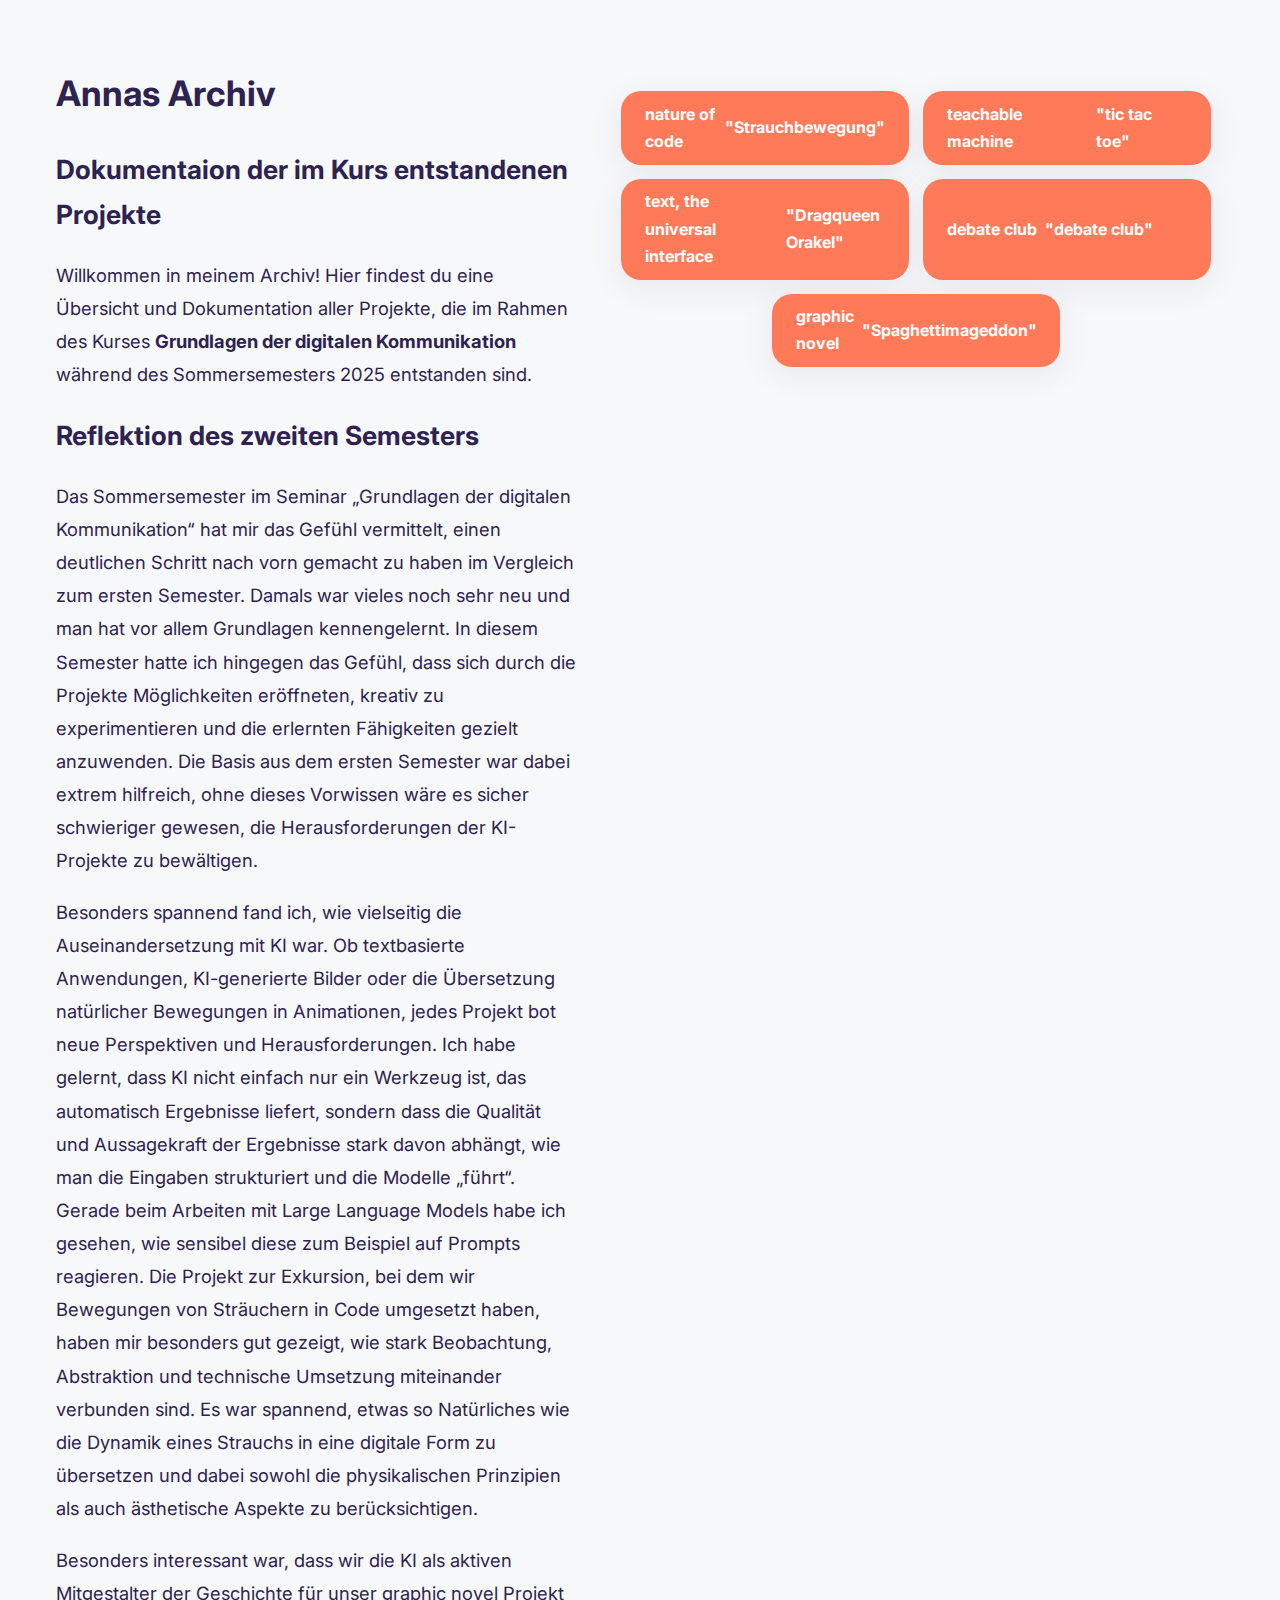
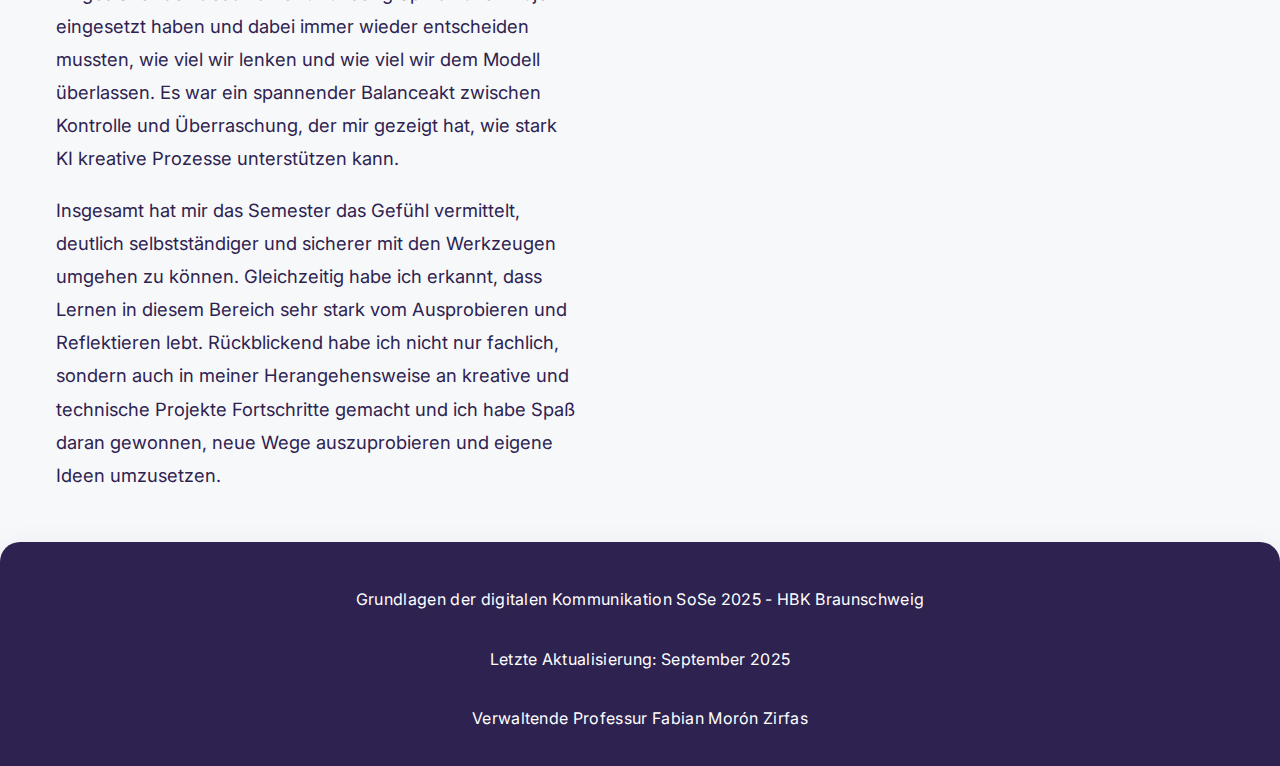
<file: index.html>
<!doctype html>
<html lang="de">
<head>
    <meta charset="UTF-8" />
    <meta name="viewport" content="width=device-width, initial-scale=1.0" />
    <title>Annas Archiv</title>
    <link rel="icon" type="image/svg+xml" href="favicon.svg" />
    <link rel="stylesheet" href="style.css" />
</head>
<body>
    <main>
      <div class="project-layout">
        <div class="info-block">
          <h1>Annas Archiv</h1>
          <h2>Dokumentaion der im Kurs entstandenen Projekte</h2>
          <p class="intro">
            Willkommen in meinem Archiv! Hier findest du eine Übersicht und Dokumentation aller Projekte, die im Rahmen des Kurses <strong>Grundlagen der digitalen Kommunikation</strong> während des Sommersemesters 2025 entstanden sind.
          </p>
          <h2>Reflektion des zweiten Semesters</h2>
          <p>
Das Sommersemester im Seminar „Grundlagen der digitalen Kommunikation“ hat mir das Gefühl vermittelt, einen deutlichen Schritt nach vorn gemacht zu haben im Vergleich zum ersten Semester. Damals war vieles noch sehr neu und man hat vor allem Grundlagen kennengelernt. In diesem Semester hatte ich hingegen das Gefühl, dass sich durch die Projekte Möglichkeiten eröffneten, kreativ zu experimentieren und die erlernten Fähigkeiten gezielt anzuwenden. Die Basis aus dem ersten Semester war dabei extrem hilfreich, ohne dieses Vorwissen wäre es sicher schwieriger gewesen, die Herausforderungen der KI-Projekte zu bewältigen.
</p> 
<p>
Besonders spannend fand ich, wie vielseitig die Auseinandersetzung mit KI war. Ob textbasierte Anwendungen, KI-generierte Bilder oder die Übersetzung natürlicher Bewegungen in Animationen, jedes Projekt bot neue Perspektiven und Herausforderungen. Ich habe gelernt, dass KI nicht einfach nur ein Werkzeug ist, das automatisch Ergebnisse liefert, sondern dass die Qualität und Aussagekraft der Ergebnisse stark davon abhängt, wie man die Eingaben strukturiert und die Modelle „führt“. Gerade beim Arbeiten mit Large Language Models habe ich gesehen, wie sensibel diese zum Beispiel auf Prompts reagieren. 
Die Projekt zur Exkursion, bei dem wir Bewegungen von Sträuchern in Code umgesetzt haben, haben mir besonders gut gezeigt, wie stark Beobachtung, Abstraktion und technische Umsetzung miteinander verbunden sind. Es war spannend, etwas so Natürliches wie die Dynamik eines Strauchs in eine digitale Form zu übersetzen und dabei sowohl die physikalischen Prinzipien als auch ästhetische Aspekte zu berücksichtigen.
</p>
<p>
Besonders interessant war, dass wir die KI als aktiven Mitgestalter der Geschichte für unser graphic novel Projekt eingesetzt haben und dabei immer wieder entscheiden mussten, wie viel wir lenken und wie viel wir dem Modell überlassen. Es war ein spannender Balanceakt zwischen Kontrolle und Überraschung, der mir gezeigt hat, wie stark KI kreative Prozesse unterstützen kann. 
</p>
<p>
Insgesamt hat mir das Semester das Gefühl vermittelt, deutlich selbstständiger und sicherer mit den Werkzeugen umgehen zu können. Gleichzeitig habe ich erkannt, dass Lernen in diesem Bereich sehr stark vom Ausprobieren und Reflektieren lebt. Rückblickend habe ich nicht nur fachlich, sondern auch in meiner Herangehensweise an kreative und technische Projekte Fortschritte gemacht und ich habe Spaß daran gewonnen, neue Wege auszuprobieren und eigene Ideen umzusetzen.
          </p>
        </div>
        <div class="button-block">
          <div class="category-container">
            <a href="strauchbewegung/index.html" class="category">
                nature of code
                <span class="category-desc">"Strauchbewegung"</span>
            </a>
            <a href="tictactoe/index.html" class="category">
                teachable machine
                <span class="category-desc">"tic tac toe"</span>
            </a>
            <a href="dragqueen-orakel/index.html" class="category">
                text, the universal interface
                <span class="category-desc">"Dragqueen Orakel"</span>
            </a>
            <a href="debate club/index.html" class="category">
               debate club
                <span class="category-desc">"debate club"</span>
            </a>
            <a href="graphic-novel/index.html" class="category">
                graphic novel
                <span class="category-desc">"Spaghettimageddon"</span>
            </a>
          </div>
        </div>
      </div>
    </main>
    <footer>
        <p>Grundlagen der digitalen Kommunikation SoSe 2025 - HBK Braunschweig</p>
        <p>Letzte Aktualisierung: September 2025</p>
        <p>Verwaltende Professur Fabian Morón Zirfas</p>
    </footer>
    <script>
      document.addEventListener("mousemove", function(e) {
        for (let i = 0; i < 6; i++) {
          const sparkle = document.createElement("div");
          sparkle.className = "sparkle";
          sparkle.style.setProperty('--sparkle-scale', (0.7 + Math.random() * 1.5).toFixed(2));
          const offsetX = (Math.random() - 0.5) * 18;
          const offsetY = (Math.random() - 0.5) * 18;
          sparkle.style.left = (e.pageX + offsetX) + "px";
          sparkle.style.top = (e.pageY + offsetY) + "px";
          document.body.appendChild(sparkle);
          setTimeout(() => sparkle.remove(), 700);
        }
      });
    </script>
</body>
</html>
</file>
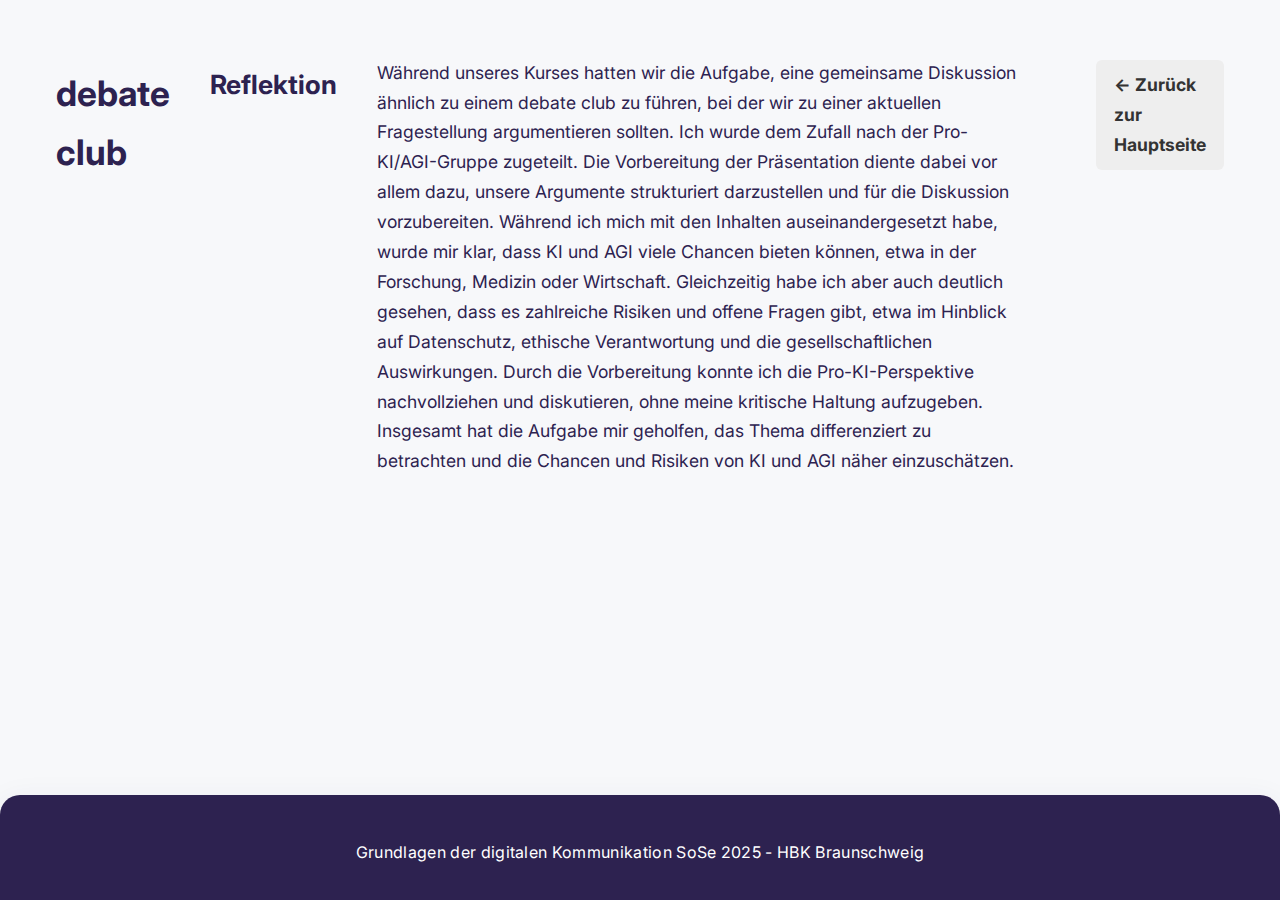
<file: debate club/index.html>
<!doctype html>
<html lang="de">
<head>
    <meta charset="UTF-8" />
    <meta name="viewport" content="width=device-width, initial-scale=1.0" />
    <title>Nature of Code – Reflexion</title>
    <link rel="stylesheet" href="../style.css" />
</head>
<body>
    <main>
        <h1>debate club</h1>
        <h2>Reflektion</h2>
        <p class="intro">
            Während unseres Kurses hatten wir die Aufgabe, eine gemeinsame Diskussion ähnlich zu einem debate club zu führen, bei der wir zu einer aktuellen Fragestellung argumentieren sollten. Ich wurde dem Zufall nach der Pro-KI/AGI-Gruppe zugeteilt. Die Vorbereitung der Präsentation diente dabei vor allem dazu, unsere Argumente strukturiert darzustellen und für die Diskussion vorzubereiten. Während ich mich mit den Inhalten auseinandergesetzt habe, wurde mir klar, dass KI und AGI viele Chancen bieten können, etwa in der Forschung, Medizin oder Wirtschaft. Gleichzeitig habe ich aber auch deutlich gesehen, dass es zahlreiche Risiken und offene Fragen gibt, etwa im Hinblick auf Datenschutz, ethische Verantwortung und die gesellschaftlichen Auswirkungen. Durch die Vorbereitung konnte ich die Pro-KI-Perspektive nachvollziehen und diskutieren, ohne meine kritische Haltung aufzugeben. Insgesamt hat die Aufgabe mir geholfen, das Thema differenziert zu betrachten und die Chancen und Risiken von KI und AGI näher einzuschätzen.
        </p>
        <div class="category-container">
            
        </div>

        <a href="../index.html" class="back-button">← Zurück zur Hauptseite</a>
    </main>
    <footer>
        <p>Grundlagen der digitalen Kommunikation SoSe 2025 - HBK Braunschweig</p>
    </footer>
    <script>
        document.addEventListener("mousemove", function(e) {
            for (let i = 0; i < 6; i++) {
                const sparkle = document.createElement("div");
                sparkle.className = "sparkle";
                sparkle.style.setProperty('--sparkle-scale', (0.7 + Math.random() * 1.5).toFixed(2));
                const offsetX = (Math.random() - 0.5) * 18;
                const offsetY = (Math.random() - 0.5) * 18;
                sparkle.style.left = (e.pageX + offsetX) + "px";
                sparkle.style.top = (e.pageY + offsetY) + "px";
                document.body.appendChild(sparkle);
                setTimeout(() => sparkle.remove(), 700);
            }
        });
    </script>
</body>
</html>
</file>
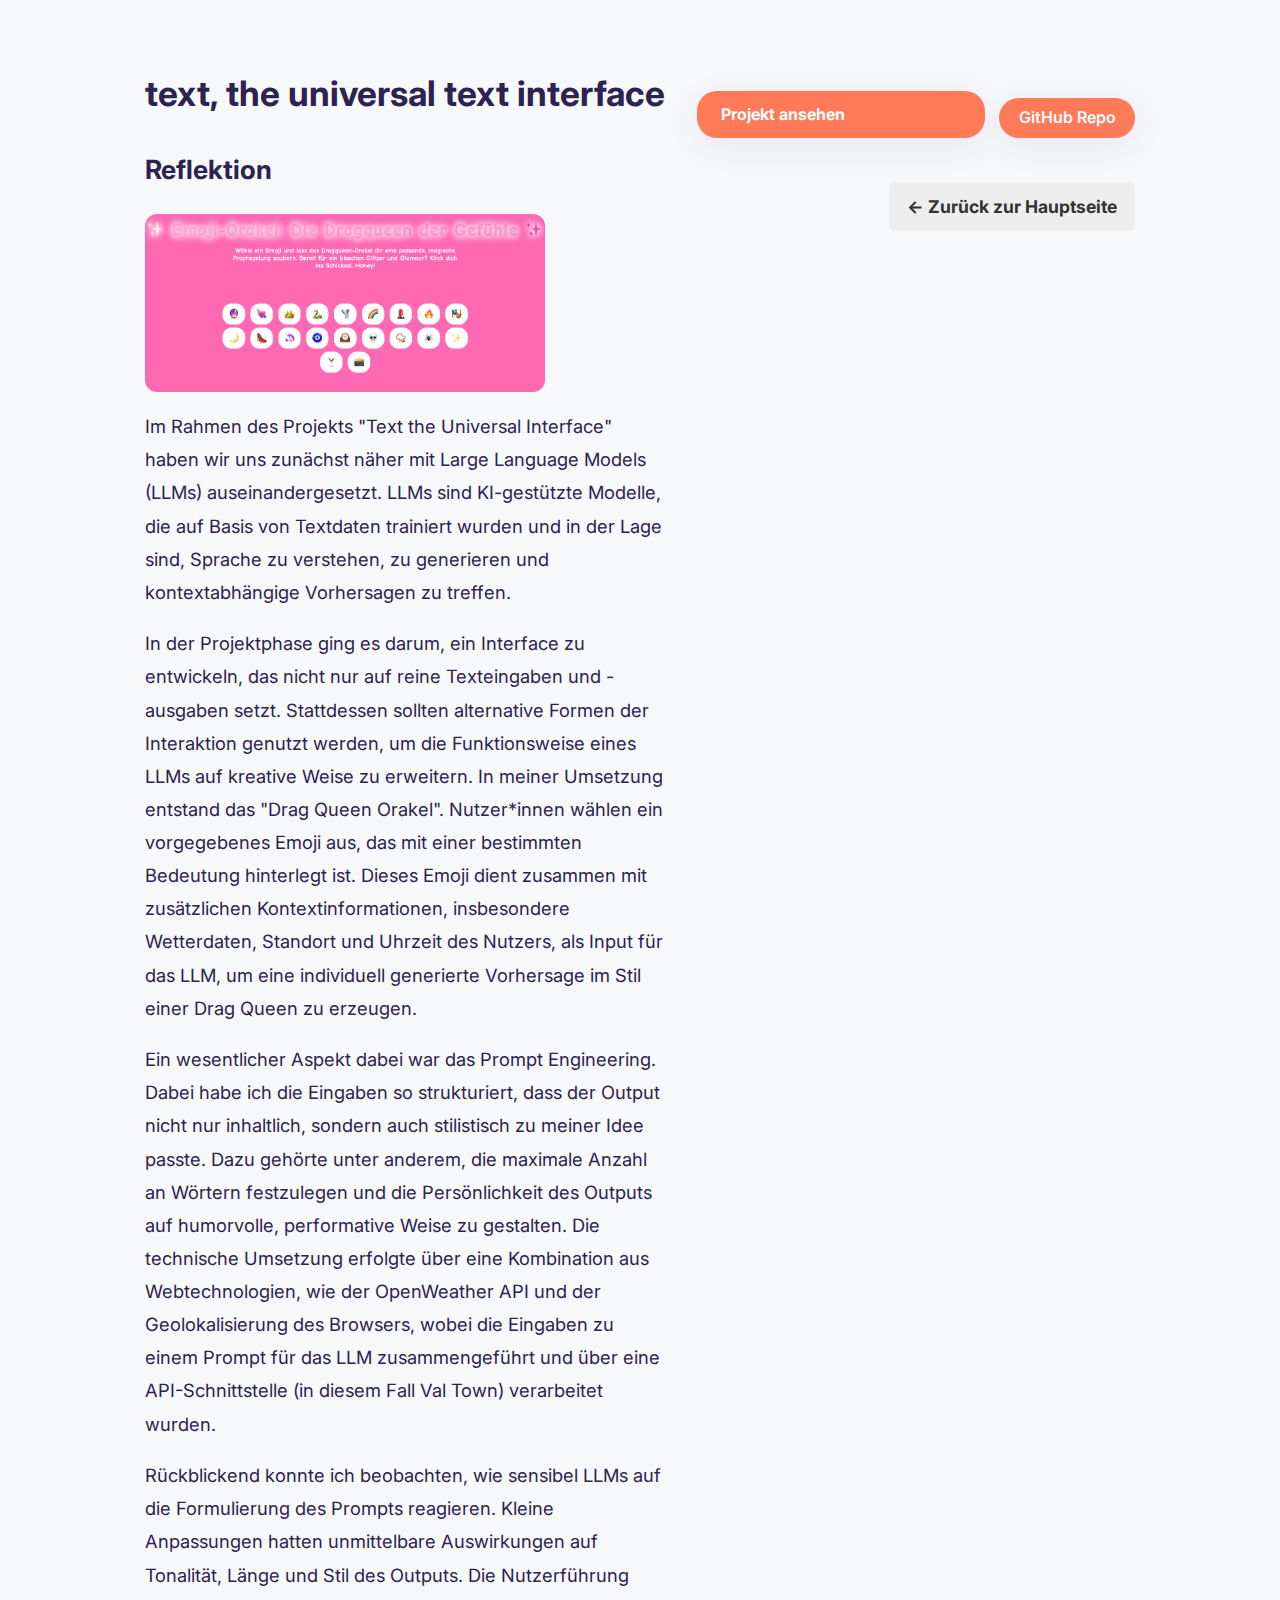
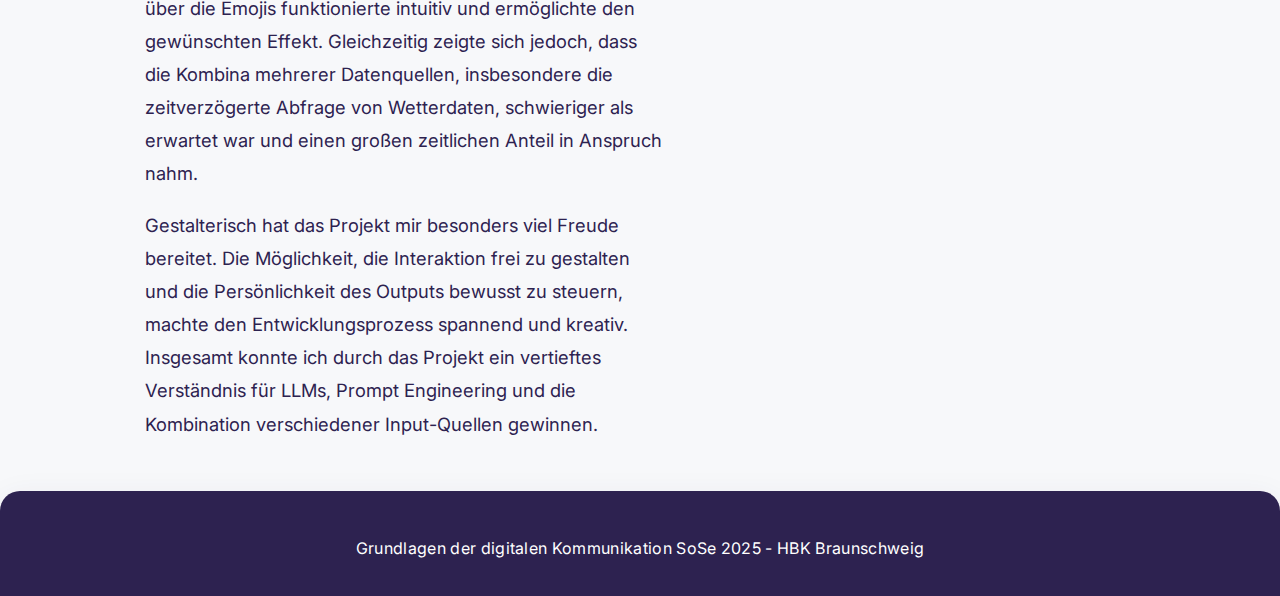
<file: dragqueen-orakel/index.html>
<!doctype html>
<html lang="de">
<head>
    <meta charset="UTF-8" />
    <meta name="viewport" content="width=device-width, initial-scale=1.0" />
    <title>Dragqueen Orakel – Reflexion</title>
    <link rel="stylesheet" href="../style.css" />
</head>
<body>
    <main>
      <div class="project-layout">
        <div class="info-block">
          <h1>text, the universal text interface</h1>
          <h2>Reflektion</h2>
          <img src="dragorakel-bild.png" alt="Projekt-Screenshot"> 

          <p class="intro">
Im Rahmen des Projekts "Text the Universal Interface" haben wir uns zunächst näher mit Large Language Models (LLMs) auseinandergesetzt. LLMs sind KI-gestützte Modelle, die auf Basis von Textdaten trainiert wurden und in der Lage sind, Sprache zu verstehen, zu generieren und kontextabhängige Vorhersagen zu treffen.
</p>
<p>
In der Projektphase ging es darum, ein Interface zu entwickeln, das nicht nur auf reine Texteingaben und -ausgaben setzt. Stattdessen sollten alternative Formen der Interaktion genutzt werden, um die Funktionsweise eines LLMs auf kreative Weise zu erweitern. In meiner Umsetzung entstand das "Drag Queen Orakel". Nutzer*innen wählen ein vorgegebenes Emoji aus, das mit einer bestimmten Bedeutung hinterlegt ist. Dieses Emoji dient zusammen mit zusätzlichen Kontextinformationen, insbesondere Wetterdaten, Standort und Uhrzeit des Nutzers, als Input für das LLM, um eine individuell generierte Vorhersage im Stil einer Drag Queen zu erzeugen.
</p>
<p>
Ein wesentlicher Aspekt dabei war das Prompt Engineering. Dabei habe ich die Eingaben so strukturiert, dass der Output nicht nur inhaltlich, sondern auch stilistisch zu meiner Idee passte. Dazu gehörte unter anderem, die maximale Anzahl an Wörtern festzulegen und die Persönlichkeit des Outputs auf humorvolle, performative Weise zu gestalten. Die technische Umsetzung erfolgte über eine Kombination aus Webtechnologien, wie der OpenWeather API und der Geolokalisierung des Browsers, wobei die Eingaben zu einem Prompt für das LLM zusammengeführt und über eine API-Schnittstelle (in diesem Fall Val Town) verarbeitet wurden.
</p>
<p>
Rückblickend konnte ich beobachten, wie sensibel LLMs auf die Formulierung des Prompts reagieren. Kleine Anpassungen hatten unmittelbare Auswirkungen auf Tonalität, Länge und Stil des Outputs. Die Nutzerführung über die Emojis funktionierte intuitiv und ermöglichte den gewünschten Effekt. Gleichzeitig zeigte sich jedoch, dass die Kombina mehrerer Datenquellen, insbesondere die zeitverzögerte Abfrage von Wetterdaten, schwieriger als erwartet war und einen großen zeitlichen Anteil in Anspruch nahm.
</p>
<p>
Gestalterisch hat das Projekt mir besonders viel Freude bereitet. Die Möglichkeit, die Interaktion frei zu gestalten und die Persönlichkeit des Outputs bewusst zu steuern, machte den Entwicklungsprozess spannend und kreativ. Insgesamt konnte ich durch das Projekt ein vertieftes Verständnis für LLMs, Prompt Engineering und die Kombination verschiedener Input-Quellen gewinnen.          </p>
         
        </div>
        <div class="button-block">
          <div class="category-container">
            <a href="/text-the-universal-interface-Annagnb/index.html" class="category">
              Projekt ansehen
            </a>
           
            <a href="https://github.com/hbk-bs/text-the-universal-interface-Annagnb" class="repo-btn" target="_blank">
              GitHub Repo
            </a>
          </div>
          <a href="../index.html" class="back-button">← Zurück zur Hauptseite</a>
        </div>
      </div>
    </main>
    <footer>
        <p>Grundlagen der digitalen Kommunikation SoSe 2025 - HBK Braunschweig</p>
    </footer>
    <script>
        document.addEventListener("mousemove", function(e) {
            for (let i = 0; i < 6; i++) {
                const sparkle = document.createElement("div");
                sparkle.className = "sparkle";
                sparkle.style.setProperty('--sparkle-scale', (0.7 + Math.random() * 1.5).toFixed(2));
                const offsetX = (Math.random() - 0.5) * 18;
                const offsetY = (Math.random() - 0.5) * 18;
                sparkle.style.left = (e.pageX + offsetX) + "px";
                sparkle.style.top = (e.pageY + offsetY) + "px";
                document.body.appendChild(sparkle);
                setTimeout(() => sparkle.remove(), 700);
            }
        });
    </script>
</body>
</html>
</file>
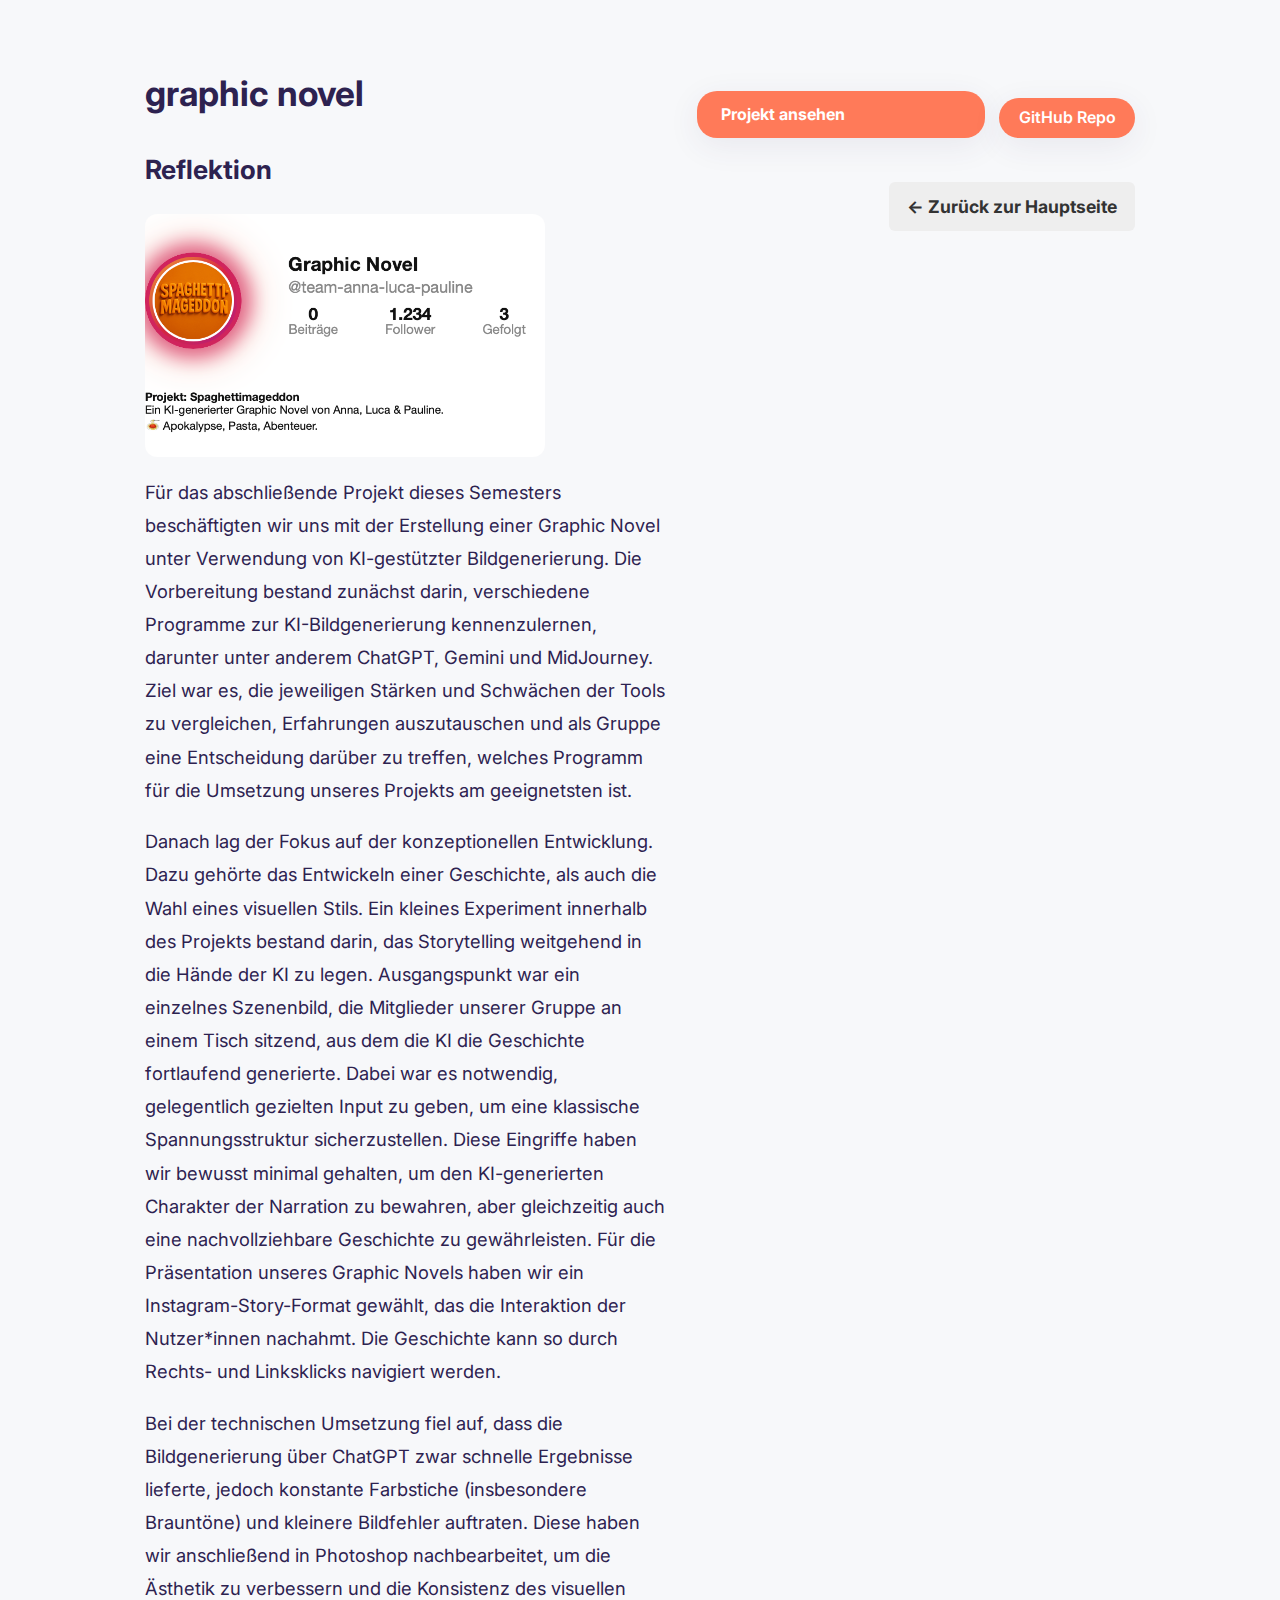
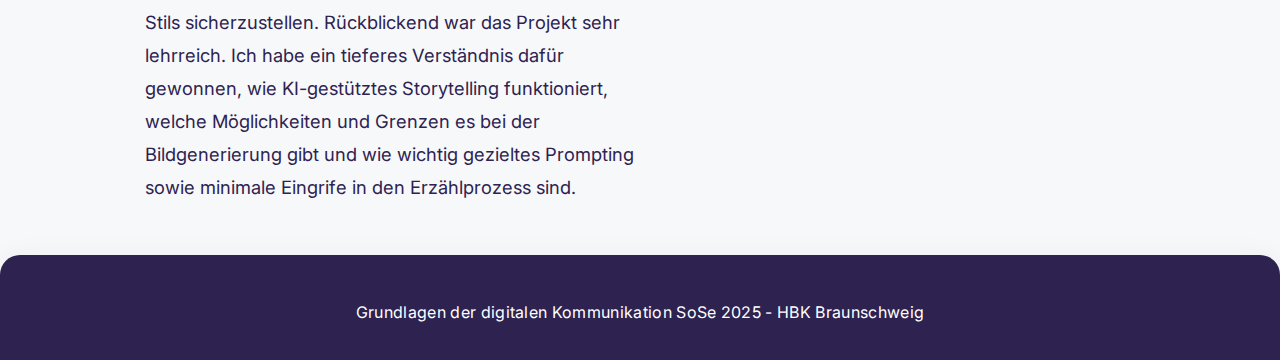
<file: graphic-novel/index.html>
<!doctype html>
<html lang="de">
<head>
    <meta charset="UTF-8" />
    <meta name="viewport" content="width=device-width, initial-scale=1.0" />
    <title>graphic novel – Reflexion</title>
    <link rel="stylesheet" href="../style.css" />
</head>
<body>
    <main>
      <div class="project-layout">
        <div class="info-block">
          <h1>graphic novel</h1>
          <h2>Reflektion</h2>
                    <img src="graphicnovel-bild.png" alt="Projekt-Screenshot">

          <p class="intro">
          Für das abschließende Projekt dieses Semesters beschäftigten wir uns mit der Erstellung einer Graphic Novel unter Verwendung von KI-gestützter Bildgenerierung. Die Vorbereitung bestand zunächst darin, verschiedene Programme zur KI-Bildgenerierung kennenzulernen, darunter unter anderem ChatGPT, Gemini und MidJourney. Ziel war es, die jeweiligen Stärken und Schwächen der Tools zu vergleichen, Erfahrungen auszutauschen und als Gruppe eine Entscheidung darüber zu treffen, welches Programm für die Umsetzung unseres Projekts am geeignetsten ist.
</p>
<p>
Danach lag der Fokus auf der konzeptionellen Entwicklung. Dazu gehörte das Entwickeln einer Geschichte, als auch die Wahl eines visuellen Stils. Ein kleines Experiment innerhalb des Projekts bestand darin, das Storytelling weitgehend in die Hände der KI zu legen. Ausgangspunkt war ein einzelnes Szenenbild, die Mitglieder unserer Gruppe an einem Tisch sitzend, aus dem die KI die Geschichte fortlaufend generierte. Dabei war es notwendig, gelegentlich gezielten Input zu geben, um eine klassische Spannungsstruktur sicherzustellen. Diese Eingriffe haben wir bewusst minimal gehalten, um den KI-generierten Charakter der Narration zu bewahren, aber gleichzeitig auch eine nachvollziehbare Geschichte zu gewährleisten.
Für die Präsentation unseres Graphic Novels haben wir ein Instagram-Story-Format gewählt, das die Interaktion der Nutzer*innen nachahmt. Die Geschichte kann so durch Rechts- und Linksklicks navigiert werden.
</p>
<p>
Bei der technischen Umsetzung fiel auf, dass die Bildgenerierung über ChatGPT zwar schnelle Ergebnisse lieferte, jedoch konstante Farbstiche (insbesondere Brauntöne) und kleinere Bildfehler auftraten. Diese haben wir anschließend in Photoshop nachbearbeitet, um die Ästhetik zu verbessern und die Konsistenz des visuellen Stils sicherzustellen.
Rückblickend war das Projekt sehr lehrreich. Ich habe ein tieferes Verständnis dafür gewonnen, wie KI-gestütztes Storytelling funktioniert, welche Möglichkeiten und Grenzen es bei der Bildgenerierung gibt und wie wichtig gezieltes Prompting sowie minimale Eingrife in den Erzählprozess sind.
        </p>
        </div>
        <div class="button-block">
          <div class="category-container">
            <a href="https://hbk-bs.github.io/a-generative-graphic-novel-team-anna-luca-pauline/" class="category">
                Projekt ansehen
            </a>
         
             <a href="https://github.com/hbk-bs/a-generative-graphic-novel-team-anna-luca-pauline" class="repo-btn" target="_blank">
                GitHub Repo
            </a>
          </div>
          <a href="../index.html" class="back-button">← Zurück zur Hauptseite</a>
        </div>
      </div>
    </main>
    <footer>
        <p>Grundlagen der digitalen Kommunikation SoSe 2025 - HBK Braunschweig</p>
    </footer>
    <script>
        document.addEventListener("mousemove", function(e) {
            for (let i = 0; i < 6; i++) {
                const sparkle = document.createElement("div");
                sparkle.className = "sparkle";
                sparkle.style.setProperty('--sparkle-scale', (0.7 + Math.random() * 1.5).toFixed(2));
                const offsetX = (Math.random() - 0.5) * 18;
                const offsetY = (Math.random() - 0.5) * 18;
                sparkle.style.left = (e.pageX + offsetX) + "px";
                sparkle.style.top = (e.pageY + offsetY) + "px";
                document.body.appendChild(sparkle);
                setTimeout(() => sparkle.remove(), 700);
            }
        });
    </script>
</body>
</html>
</file>
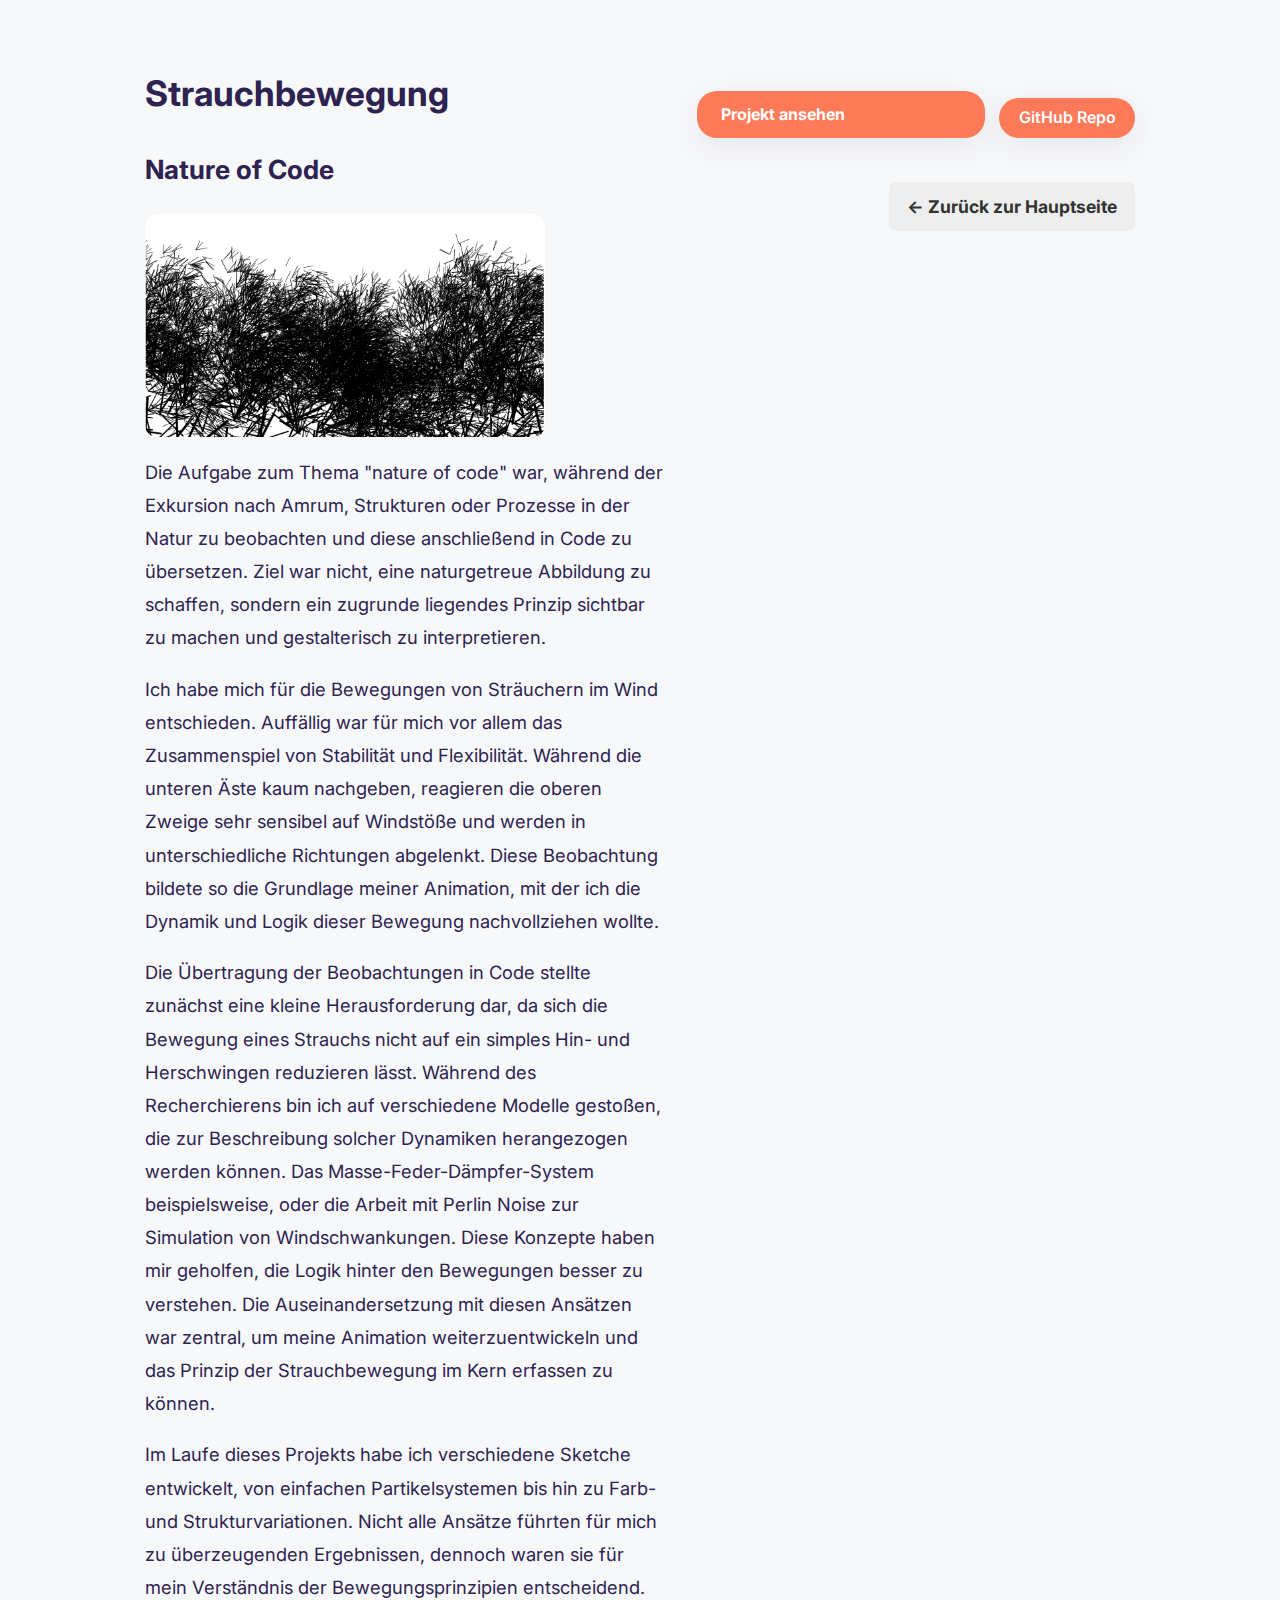
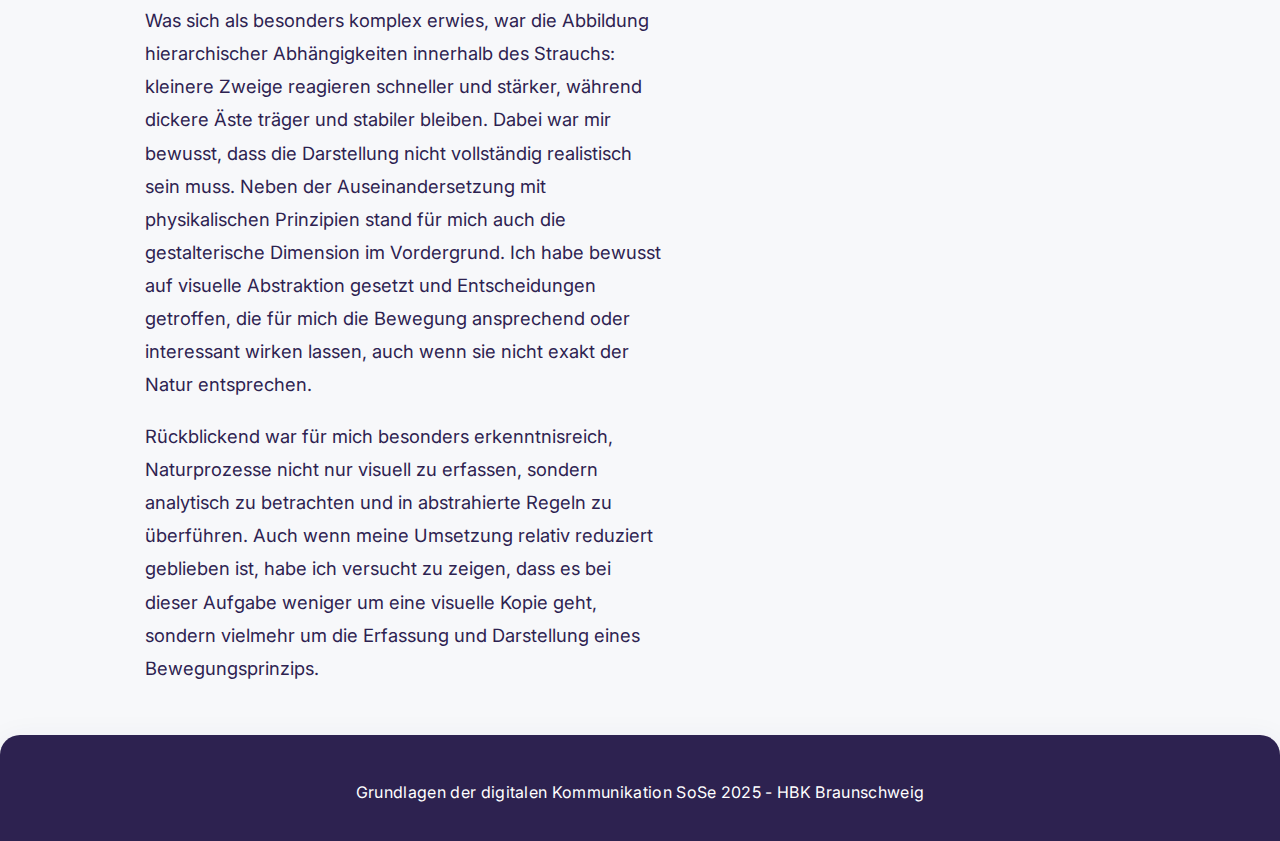
<file: strauchbewegung/index.html>
<!doctype html>
<html lang="de">
<head>
    <meta charset="UTF-8" />
    <meta name="viewport" content="width=device-width, initial-scale=1.0" />
    <title>Strauchbewegung – Nature of Code</title>
    <link rel="stylesheet" href="../style.css" />
</head>
<body>
    <main>
      <div class="project-layout">
        <div class="info-block">
          <h1>Strauchbewegung</h1>
          <h2>Nature of Code</h2>
           <img src="strauch-bild.png" alt="Projekt-Screenshot">
          <p class="intro">
Die Aufgabe zum Thema "nature of code" war, während der Exkursion nach Amrum, Strukturen oder Prozesse in der Natur zu beobachten und diese anschließend in Code zu übersetzen. Ziel war nicht, eine naturgetreue Abbildung zu schaffen, sondern ein zugrunde liegendes Prinzip sichtbar zu machen und gestalterisch zu interpretieren.
</p>
<p>
Ich habe mich für die Bewegungen von Sträuchern im Wind entschieden. Auffällig war für mich vor allem das Zusammenspiel von Stabilität und Flexibilität. Während die unteren Äste kaum nachgeben, reagieren die oberen Zweige sehr sensibel auf Windstöße und werden in unterschiedliche Richtungen abgelenkt. Diese Beobachtung bildete so die Grundlage meiner Animation, mit der ich die Dynamik und Logik dieser Bewegung nachvollziehen wollte.
</p>
<p>
Die Übertragung der Beobachtungen in Code stellte zunächst eine kleine Herausforderung dar, da sich die Bewegung eines Strauchs nicht auf ein simples Hin- und Herschwingen reduzieren lässt. Während des Recherchierens bin ich auf verschiedene Modelle gestoßen, die zur Beschreibung solcher Dynamiken herangezogen werden können. Das Masse-Feder-Dämpfer-System beispielsweise, oder die Arbeit mit Perlin Noise zur Simulation von Windschwankungen. Diese Konzepte haben mir geholfen, die Logik hinter den Bewegungen besser zu verstehen. Die Auseinandersetzung mit diesen Ansätzen war zentral, um meine Animation weiterzuentwickeln und das Prinzip der Strauchbewegung im Kern erfassen zu können.
</p>
<p>
Im Laufe dieses Projekts habe ich verschiedene Sketche entwickelt, von einfachen Partikelsystemen bis hin zu Farb- und Strukturvariationen. Nicht alle Ansätze führten für mich zu überzeugenden Ergebnissen, dennoch waren sie für mein Verständnis der Bewegungsprinzipien entscheidend. Was sich als besonders komplex erwies, war die Abbildung hierarchischer Abhängigkeiten innerhalb des Strauchs: kleinere Zweige reagieren schneller und stärker, während dickere Äste träger und stabiler bleiben. Dabei war mir bewusst, dass die Darstellung nicht vollständig realistisch sein muss. Neben der Auseinandersetzung mit physikalischen Prinzipien stand für mich auch die gestalterische Dimension im Vordergrund. Ich habe bewusst auf visuelle Abstraktion gesetzt und Entscheidungen getroffen, die für mich die Bewegung ansprechend oder interessant wirken lassen, auch wenn sie nicht exakt der Natur entsprechen.
</p>
<p>
Rückblickend war für mich besonders erkenntnisreich, Naturprozesse nicht nur visuell zu erfassen, sondern analytisch zu betrachten und in abstrahierte Regeln zu überführen. Auch wenn meine Umsetzung relativ reduziert geblieben ist, habe ich versucht zu zeigen, dass es bei dieser Aufgabe weniger um eine visuelle Kopie geht, sondern vielmehr um die Erfassung und Darstellung eines Bewegungsprinzips.          </p>
         
        </div>
        <div class="button-block">
          <div class="category-container">
            <a href="/nature-of-code-Annagnb/index.html" class="category">
              Projekt ansehen
            </a>
           
            <a href="https://github.com/hbk-bs/nature-of-code-Annagnb" class="repo-btn" target="_blank">
                GitHub Repo
            </a>
          </div>
          <a href="../index.html" class="back-button">← Zurück zur Hauptseite</a>
        </div>
      </div>
    </main>
    <footer>
        <p>Grundlagen der digitalen Kommunikation SoSe 2025 - HBK Braunschweig</p>
    </footer>
    <script>
        // Sparkle-Effekt wie gehabt
        document.addEventListener("mousemove", function(e) {
            for (let i = 0; i < 6; i++) {
                const sparkle = document.createElement("div");
                sparkle.className = "sparkle";
                sparkle.style.setProperty('--sparkle-scale', (0.7 + Math.random() * 1.5).toFixed(2));
                const offsetX = (Math.random() - 0.5) * 18;
                const offsetY = (Math.random() - 0.5) * 18;
                sparkle.style.left = (e.pageX + offsetX) + "px";
                sparkle.style.top = (e.pageY + offsetY) + "px";
                document.body.appendChild(sparkle);
                setTimeout(() => sparkle.remove(), 700);
            }
        });
    </script>
</body>
</html>
</file>
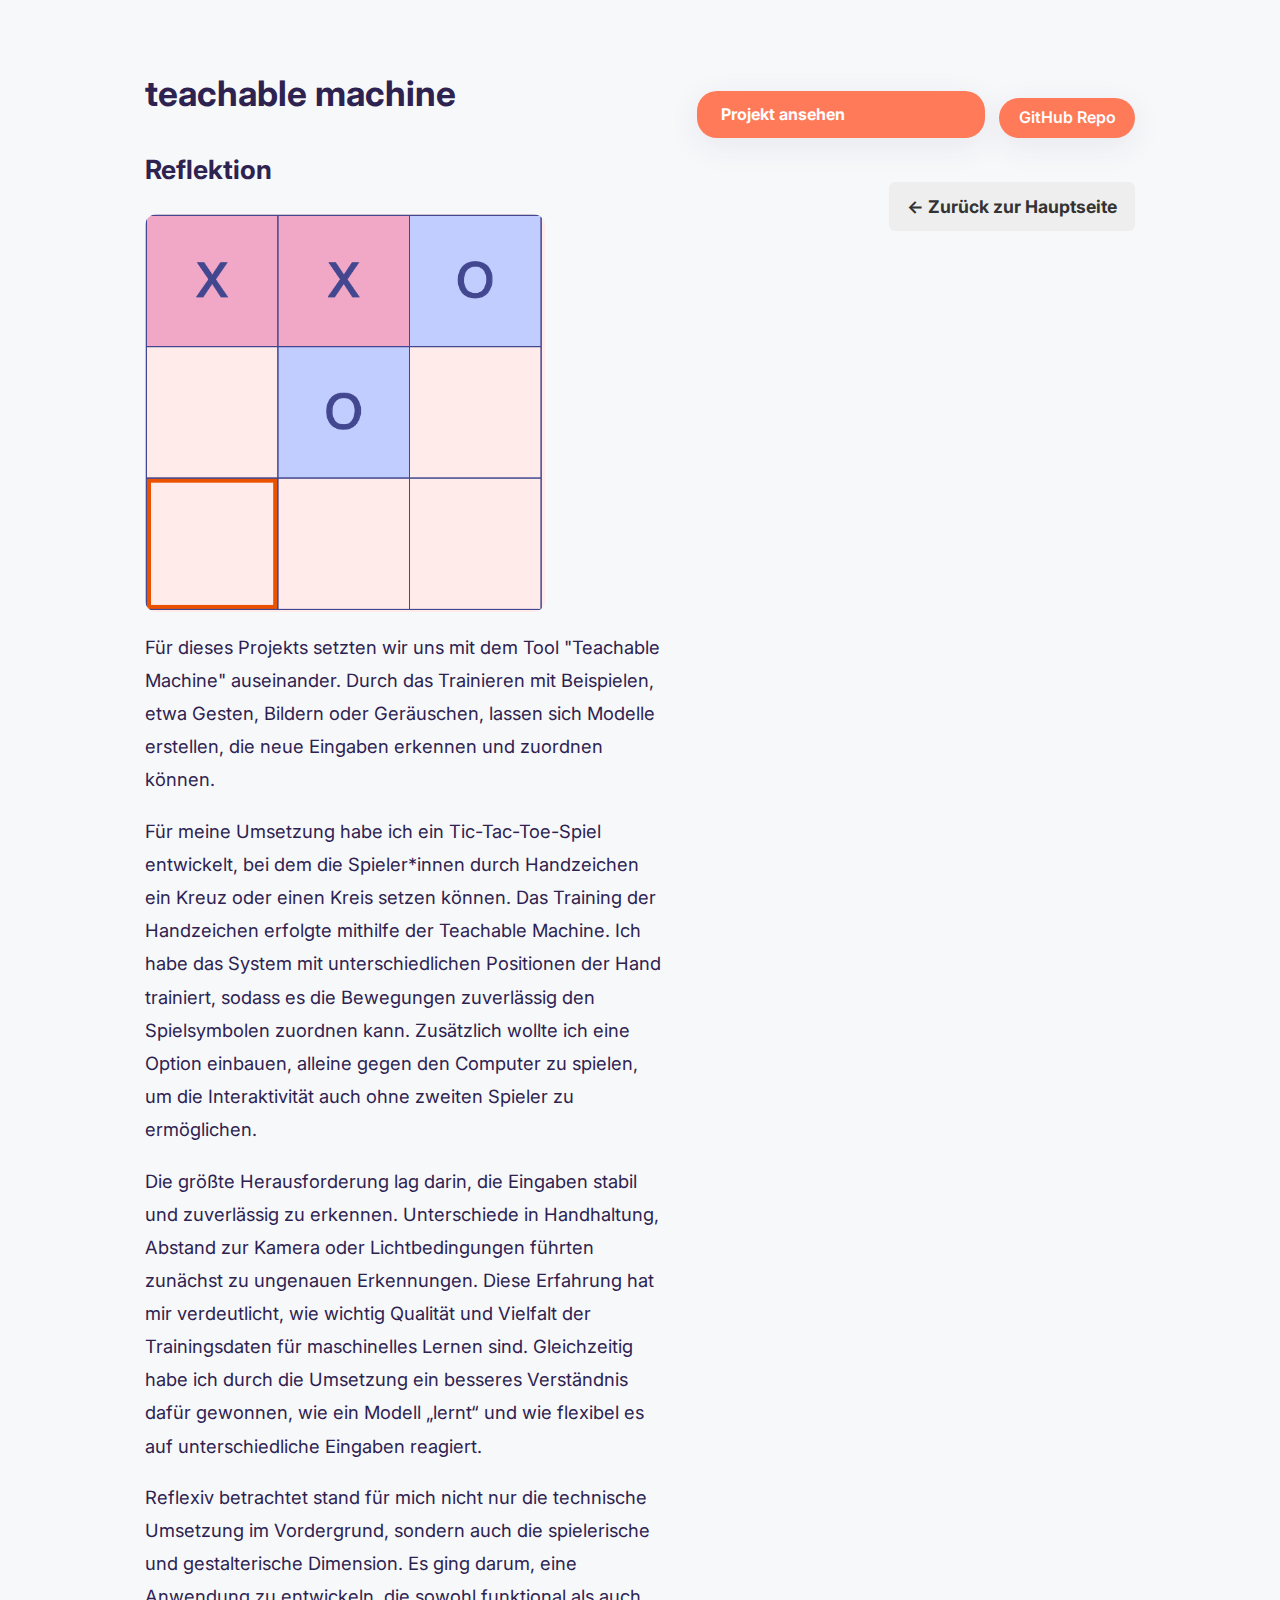
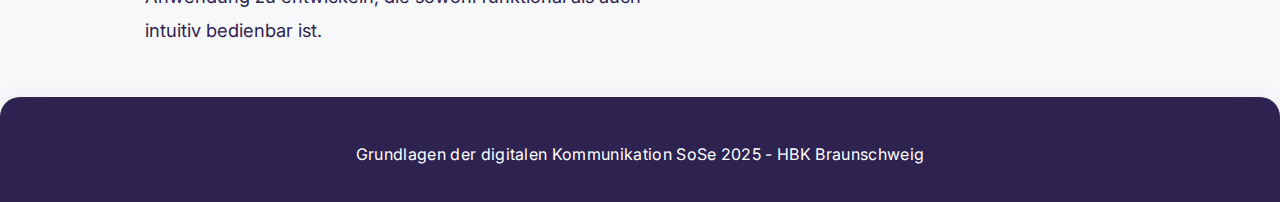
<file: tictactoe/index.html>
<!doctype html>
<html lang="de">
<head>
    <meta charset="UTF-8" />
    <meta name="viewport" content="width=device-width, initial-scale=1.0" />
    <title>teachable machine – Reflexion</title>
    <link rel="stylesheet" href="../style.css" />
</head>
<body>
    <main>
      <div class="project-layout">
        <div class="info-block">
          <h1>teachable machine</h1>
          <h2>Reflektion</h2>
           <img src="tictactoe-bild.png" alt="Projekt-Screenshot">
          <p class="intro">
           Für dieses Projekts setzten wir uns mit dem Tool "Teachable Machine" auseinander. Durch das Trainieren mit Beispielen, etwa Gesten, Bildern oder Geräuschen, lassen sich Modelle erstellen, die neue Eingaben erkennen und zuordnen können.
</p>
<p>
Für meine Umsetzung habe ich ein Tic-Tac-Toe-Spiel entwickelt, bei dem die Spieler*innen durch Handzeichen ein Kreuz oder einen Kreis setzen können. Das Training der Handzeichen erfolgte mithilfe der Teachable Machine. Ich habe das System mit unterschiedlichen Positionen der Hand trainiert, sodass es die Bewegungen zuverlässig den Spielsymbolen zuordnen kann. Zusätzlich wollte ich eine Option einbauen, alleine gegen den Computer zu spielen, um die Interaktivität auch ohne zweiten Spieler zu ermöglichen.
</p>
<p>
Die größte Herausforderung lag darin, die Eingaben stabil und zuverlässig zu erkennen. Unterschiede in Handhaltung, Abstand zur Kamera oder Lichtbedingungen führten zunächst zu ungenauen Erkennungen. Diese Erfahrung hat mir verdeutlicht, wie wichtig Qualität und Vielfalt der Trainingsdaten für maschinelles Lernen sind. Gleichzeitig habe ich durch die Umsetzung ein besseres Verständnis dafür gewonnen, wie ein Modell „lernt“ und wie flexibel es auf unterschiedliche Eingaben reagiert. </p> <p>Reflexiv betrachtet stand für mich nicht nur die technische Umsetzung im Vordergrund, sondern auch die spielerische und gestalterische Dimension. Es ging darum, eine Anwendung zu entwickeln, die sowohl funktional als auch intuitiv bedienbar ist.
        </p>
    
        </div>
        <div class="button-block">
          <div class="category-container">
            <a href="/teachable-machine-Annagnb/index.html" class="category">
                Projekt ansehen
            </a>
           
            <a href="https://github.com/hbk-bs/teachable-machine-Annagnb" class="repo-btn" target="_blank">
                GitHub Repo
            </a>
          </div>
          <a href="../index.html" class="back-button">← Zurück zur Hauptseite</a>
        </div>
      </div>
    </main>
    <footer>
        <p>Grundlagen der digitalen Kommunikation SoSe 2025 - HBK Braunschweig</p>
    </footer>
    <script>
        document.addEventListener("mousemove", function(e) {
            for (let i = 0; i < 6; i++) {
                const sparkle = document.createElement("div");
                sparkle.className = "sparkle";
                sparkle.style.setProperty('--sparkle-scale', (0.7 + Math.random() * 1.5).toFixed(2));
                const offsetX = (Math.random() - 0.5) * 18;
                const offsetY = (Math.random() - 0.5) * 18;
                sparkle.style.left = (e.pageX + offsetX) + "px";
                sparkle.style.top = (e.pageY + offsetY) + "px";
                document.body.appendChild(sparkle);
                setTimeout(() => sparkle.remove(), 700);
            }
        });
    </script>
</body>
</html>
</file>
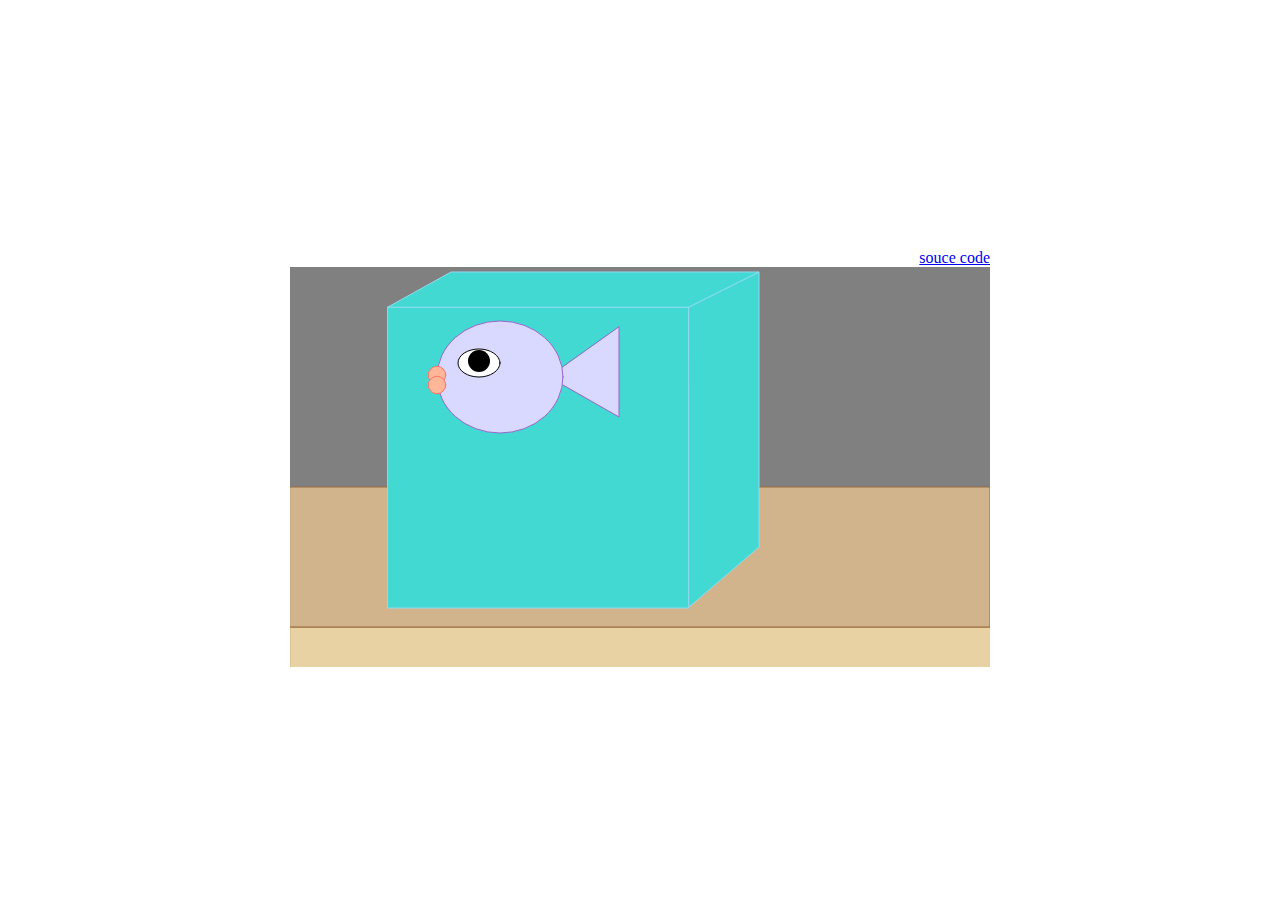
<file: modules/wide-angle/index.html>
<!DOCTYPE html>
<html lang="en">
<head>
    <meta charset="UTF-8">
    <meta name="viewport" content="width=device-width, initial-scale=1.0">
    <title>p5.js Starter Project</title>
    <style>
    html,
    body {
        height: 100%;
    }

    body {
        display: flex;
        justify-content: center;
        align-items: center;
    }
    main {
        height: 100%;
        display: flex;
        justify-content: center;
        flex-direction: column;
        align-items: flex-end;
    }
    </style>
</head>
<body>
<main>
    <div id="sketch"></div>
    <a href="index.js">souce code</a>
    </main>
    <script src="./modules/p5/lib/p5.min.js"></script>
    <!-- <script src="./modules/p5/lib/addons/p5.sound.min.js"></script> -->
   <!-- <script src="./modules/@ff6347/p5-easing/dist/p5.easing.min.js"></script> -->

    <script src="index.js"></script>
</body>
</html>
</file>
<file: style.css>
/* Variable Fonts & Basisfarben */
@import url('https://fonts.googleapis.com/css2?family=Inter:wght@400;600;900&display=swap');

:root {
  --bg: #f7f8fa;
  --primary: #2d2250;
  --secondary: #e7d6fc;
  --accent: #ff7a59;
  --muted: #b8b8c7;
  --white: #fff;
  --radius: 20px;
  --shadow: 0 8px 32px rgba(58,46,108,0.08);
  --font-main: 'Inter', 'Helvetica Neue', Arial, sans-serif;
  --font-size-base: 1.1rem;
  --font-size-h1: 2.4rem;
  --font-size-h2: 1.5rem;
  --font-size-h3: 1.1rem;
  --transition: 0.25s cubic-bezier(.4,0,.2,1);
}

/* Basislayout */
body {
  margin: 0;
  padding: 0;
  background: var(--bg);
  font-family: var(--font-main);
  color: var(--primary);
  font-size: var(--font-size-base);
  line-height: 1.7;
  min-height: 100vh;
  display: flex;
  flex-direction: column;
}

/* Custom Scrollbar */
body::-webkit-scrollbar {
  width: 12px;
}
body::-webkit-scrollbar-thumb {
  background: var(--secondary);
  border-radius: 6px;
}
body::-webkit-scrollbar-track {
  background: var(--bg);
}

/* Header */
header {
  background: var(--primary);
  color: var(--white);
  padding: 2rem 0 1.2rem 0;
  text-align: center;
  border-bottom-left-radius: var(--radius);
  border-bottom-right-radius: var(--radius);
  box-shadow: var(--shadow);
  display: flex;
  flex-direction: column;
  align-items: center;
  justify-content: center;
  width: 100%;
}

header h1 {
  font-size: var(--font-size-h1);
  font-weight: 900;
  margin: 0;
  letter-spacing: -0.02em;
}

header p {
  font-size: 1.1rem;
  color: var(--secondary);
  margin-top: 0.7rem;
}

/* Navigation */
nav {
  display: flex;
  justify-content: center;
  align-items: center;
  gap: 2rem;
  margin: 1.2rem 0 1.8rem 0;
  width: 100%;
}

nav a {
  color: var(--accent);
  text-decoration: none;
  font-weight: 600;
  font-size: 1.05rem;
  padding: 0.5rem 1.1rem;
  border-radius: var(--radius);
  transition: background var(--transition), color var(--transition);
  display: flex;
  align-items: center;
  gap: 0.5rem;
}

nav a:hover, nav a.active {
  background: var(--secondary);
  color: var(--primary);
}

/* Hauptbereich mittig und flexibel */
main {
  flex: 1;
  display: flex;
  flex-direction: row;
  justify-content: center;
  align-items: flex-start;
  max-width: 1200px;
  margin: 0 auto;
  padding: 40px 16px 32px 16px;
  gap: 40px;
  width: 100%;
  box-sizing: border-box;
}

/* Galerie und Sidebar nebeneinander */
.gallery-wrapper {
  flex: 2;
  display: flex;
  flex-direction: column;
  align-items: center;
  width: 100%;
}

aside {
  flex: 1;
  min-width: 220px;
  max-width: 340px;
  margin: 0 auto;
  background: var(--white);
  border-radius: var(--radius);
  box-shadow: var(--shadow);
  padding: 2rem 1.2rem;
  display: flex;
  flex-direction: column;
  gap: 1.2rem;
  height: fit-content;
  align-items: center;
}

/* Galerie-Grid mittig */
.gallery-grid {
  display: grid;
  grid-template-columns: repeat(auto-fit, minmax(260px, 1fr));
  gap: 28px;
  width: 100%;
  justify-items: center;
}

/* Bereich: Galerie/Projekte */
section.gallery {
  background: var(--white);
  border-radius: var(--radius);
  box-shadow: var(--shadow);
  padding: 2rem 1.2rem;
  margin-bottom: 2rem;
  width: 100%;
  display: flex;
  flex-direction: column;
  align-items: center;
}

.section-header {
  font-size: var(--font-size-h2);
  font-weight: 600;
  color: var(--accent);
  margin-bottom: 1rem;
  letter-spacing: 0.01em;
  display: flex;
  align-items: center;
  gap: 0.7rem;
}

.section-header::before {
  content: "★";
  color: var(--secondary);
  font-size: 1.2em;
}

/* Karten */
.card {
  background: var(--secondary);
  border-radius: var(--radius);
  box-shadow: var(--shadow);
  padding: 1.2rem;
  display: flex;
  flex-direction: column;
  align-items: center;
  transition: transform var(--transition), box-shadow var(--transition);
  position: relative;
  overflow: hidden;
  text-align: center;
  width: 100%;
  max-width: 320px;
}

.card:hover {
  transform: translateY(-6px) scale(1.03);
  box-shadow: 0 12px 48px rgba(255,122,89,0.12);
  animation: accentPulse 0.8s;
}

.card img {
  width: 100%;
  max-width: 160px;
  height: 160px;
  object-fit: cover;
  border-radius: var(--radius);
  margin-bottom: 1rem;
  box-shadow: 0 2px 12px #ff7a5922;
}

.card-title {
  font-size: var(--font-size-h3);
  font-weight: 700;
  color: var(--primary);
  margin: 0.5rem 0 0.2rem 0;
  text-align: center;
}

.card-desc {
  font-size: 1rem;
  color: var(--muted);
  margin-bottom: 0.5rem;
  text-align: center;
}

.card a {
  font-size: 1rem;
  font-weight: 500;
  color: var(--accent);
  text-decoration: underline;
  margin-top: 0.5rem;
  transition: color var(--transition);
}

.card a:hover {
  color: var(--primary);
}

/* Sidebar für Infos, Kategorien, Zitate */
aside h2 {
  font-size: var(--font-size-h2);
  color: var(--accent);
  margin-bottom: 0.5rem;
  text-align: center;
}

aside p, aside ul {
  font-size: 1rem;
  color: var(--primary);
  margin: 0 0 0.5rem 0;
  line-height: 1.6;
  text-align: center;
}

aside .quote {
  font-style: italic;
  color: var(--accent);
  border-left: 4px solid var(--secondary);
  padding-left: 1rem;
  margin: 0.5rem 0;
  text-align: left;
}

/* Footer */
footer {
  background: var(--primary);
  color: var(--white);
  text-align: center;
  padding: 28px 0 18px 0;
  margin-top: auto;
  font-size: 1rem;
  letter-spacing: 0.02em;
  border-top-left-radius: var(--radius);
  border-top-right-radius: var(--radius);
  box-shadow: var(--shadow);
  display: flex;
  flex-direction: column;
  align-items: center;
  justify-content: center;
  width: 100%;
}

footer .footer-links {
  margin-top: 1rem;
  display: flex;
  justify-content: center;
  gap: 2rem;
}

footer a {
  color: var(--secondary);
  text-decoration: none;
  font-weight: 600;
  font-size: 1rem;
  transition: color var(--transition);
}

footer a:hover {
  color: var(--accent);
}

/* Bereichstrennung */
section {
  margin-bottom: 2rem;
  padding-bottom: 1.5rem;
  border-bottom: 1px solid #ece9f6;
}

/* Listen, Kategorien */
ul {
  list-style: none;
  padding: 0;
  margin: 0 0 1.2rem 0;
}

ul li {
  margin: 0.5rem 0;
  font-size: 1rem;
}

/* Kategorien und Repo-Buttons */
.category-container {
  display: flex;
  flex-wrap: wrap;
  gap: 14px;
  justify-content: center;
  margin-bottom: 1.5rem;
}

.category-block {
  display: flex;
  flex-direction: column;
  align-items: center;
  margin-bottom: 1.2rem;
}

.category {
  background: var(--accent);
  color: var(--white);
  padding: 0.6rem 1.5rem;
  border-radius: var(--radius);
  font-weight: 700;
  font-size: 1rem;
  text-decoration: none;
  box-shadow: var(--shadow);
  transition: background var(--transition), color var(--transition), transform var(--transition);
  display: flex;
  align-items: center;
  gap: 0.5rem;
  width: 240px; /* Alle Buttons gleich lang */
}

.category:hover {
  background: var(--primary);
  color: var(--secondary);
  transform: scale(1.05);
}

.repo-btn {
  margin-top: 0.4rem;
  background: var(--accent);
  color: var(--white);
  padding: 0.4rem 1.2rem;
  border-radius: var(--radius);
  font-weight: 600;
  font-size: 1rem;
  text-decoration: none;
  box-shadow: var(--shadow);
  transition: background 0.2s, color 0.2s, transform 0.2s;
  display: inline-block;
}

.repo-btn:hover {
  background: var(--primary);
  color: var(--secondary);
  transform: scale(1.05);
}

/* Micro-Interactions & Animationen */
@keyframes accentPulse {
  0%, 100% { box-shadow: 0 0 0 0 var(--accent); }
  50% { box-shadow: 0 0 16px 4px var(--accent); }
}

.card:hover {
  animation: accentPulse 0.8s;
}

/* Accessibility: Fokus-Styles */
a:focus, button:focus, .category:focus, .repo-btn:focus {
  outline: 2px solid var(--accent);
  outline-offset: 2px;
}

/* Loading Animation */
.loader {
  border: 4px solid var(--secondary);
  border-top: 4px solid var(--accent);
  border-radius: 50%;
  width: 36px;
  height: 36px;
  animation: spin 1s linear infinite;
  margin: 2rem auto;
}

@keyframes spin {
  0% { transform: rotate(0deg);}
  100% { transform: rotate(360deg);}
}

/* style.css */
.back-button {
    display: inline-block;
    margin: 20px 0;
    padding: 10px 18px;
    background: #eee;
    color: #333;
    text-decoration: none;
    border-radius: 6px;
    font-weight: bold;
    transition: background 0.2s;
}
.back-button:hover {
    background: #d4d4d4;
}

/* Projekt-Layout für Unterseiten */
.project-layout {
  display: flex;
  flex-direction: row;
  gap: 32px;
  align-items: flex-start;
  justify-content: flex-start;
}

.info-block {
  flex: 2;
  min-width: 0;
  max-width: 520px; /* Für breite Bildschirme: ca. 12 Wörter pro Zeile */
}

.info-block img {
  width: 100%;
  max-width: 400px;
  display: block;
  margin: 1em 0;
  border-radius: 12px;
  height: auto;
}

.info-block p,
.info-block .intro {
  font-size: 1.15rem;
  line-height: 1.8;
}

.button-block {
  flex: 1;
  display: flex;
  flex-direction: column;
  align-items: flex-end;
  margin-top: 3.2rem; /* Abstand entspricht ungefähr der Höhe von h1 */
}

/* RESPONSIVE DESIGN */
@media (max-width: 1100px) {
  main {
    max-width: 100vw;
    padding: 24px 4px;
    gap: 24px;
  }
  section.gallery {
    padding: 1.2rem 0.5rem;
  }
  aside {
    max-width: 260px;
    padding: 1.2rem 0.7rem;
  }
}

@media (max-width: 900px) {
  main {
    flex-direction: column;
    align-items: center;
    padding: 16px 2px;
    gap: 0;
    max-width: 100vw;
  }
  .gallery-wrapper, aside, section.gallery {
    width: 100%;
    max-width: 600px;
    margin: 0 auto;
  }
  aside {
    margin-top: 24px;
    max-width: 100%;
  }
  .gallery-grid {
    grid-template-columns: 1fr;
    gap: 14px;
  }
  .project-layout {
    flex-direction: column;
    gap: 0;
  }
  .button-block {
    align-items: flex-start;
    margin-top: 18px; /* Weniger Abstand auf kleinen Bildschirmen */
  }
}

@media (max-width: 600px) {
  header h1 {
    font-size: 1.3rem;
  }
  main {
    padding: 4px 1px;
  }
  section.gallery {
    padding: 0.7rem 0.2rem;
  }
  .card img {
    max-width: 70px;
    height: 70px;
  }
  aside {
    padding: 0.5rem 0.1rem;
  }
  nav {
    flex-direction: column;
    gap: 0.5rem;
    margin: 0.7rem 0;
  }
  .category-container {
    gap: 7px;
    margin-bottom: 0.7rem;
  }
  .card {
    max-width: 98vw;
  }
}

/* Zentrierung für alle Bereiche */
header, nav, footer, section.gallery, aside {
  width: 100%;
  box-sizing: border-box;
  display: flex;
  flex-direction: column;
  align-items: center;
}

/* Glitzer-Sparkle */
.sparkle {
  position: absolute;
  width: 2px;
  height: 2px;
  pointer-events: none;
  border-radius: 50%;
  background: #fff;
  box-shadow:
    0 0 8px 2px #fff,
    0 0 16px 4px #fff8;
  opacity: 0.85;
  animation: sparkleFade 0.7s linear forwards;
  z-index: 9999;
  transform: scale(var(--sparkle-scale));
}

@keyframes sparkleFade {
  0% { opacity: 1; }
  100% { opacity: 0; transform: scale(0.5);}
}

/* Handy: Abstand zum Bildschirmrand für Text und Inhalt */
@media (max-width: 600px) {
  body {
    padding-left: 12px;
    padding-right: 12px;
  }

  .info-block p,
  .info-block .intro {
    padding-left: 8px;
    padding-right: 8px;
  }

  .button-block {
    padding-left: 8px;
    padding-right: 8px;
  }
}
</file>
